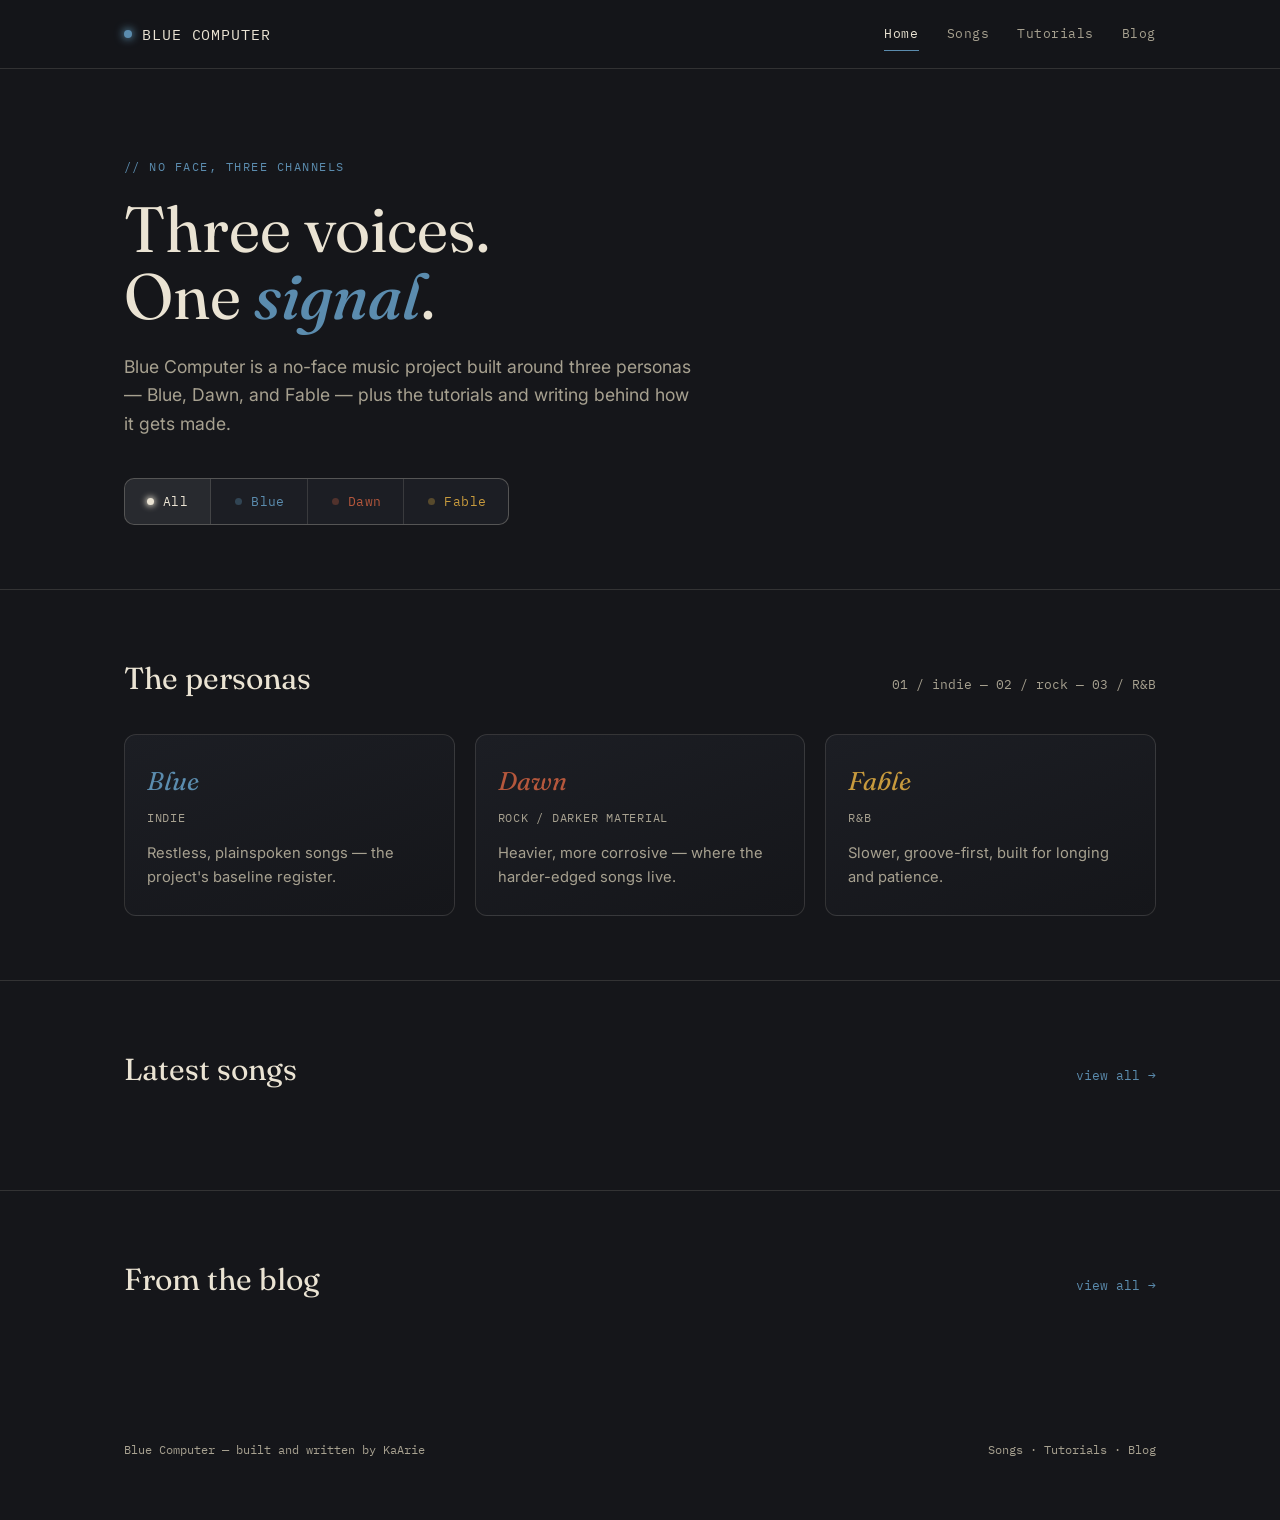
<file: index.html>
<!DOCTYPE html>
<html lang="en">
<head>
<meta charset="UTF-8">
<meta name="viewport" content="width=device-width, initial-scale=1.0">
<title>Blue Computer</title>
<meta name="description" content="Blue Computer — original songs, tutorials, and writing from three no-face personas: Blue, Dawn, and Fable.">
<link rel="stylesheet" href="styles.css">
</head>
<body>

<nav class="site-nav">
  <div class="wrap">
    <a href="index.html" class="brand"><span class="dot"></span>BLUE COMPUTER</a>
    <div class="nav-links">
      <a href="index.html" class="active">Home</a>
      <a href="songs.html">Songs</a>
      <a href="tutorials.html">Tutorials</a>
      <a href="blog.html">Blog</a>
    </div>
  </div>
</nav>

<header class="hero">
  <div class="wrap">
    <p class="eyebrow">// no face, three channels</p>
    <h1 class="display">Three voices.<br>One <em>signal</em>.</h1>
    <p class="lede">Blue Computer is a no-face music project built around three personas — Blue, Dawn, and Fable — plus the tutorials and writing behind how it gets made.</p>
    <div class="persona-select" id="home-persona-select">
      <button class="persona-btn is-active" data-persona="all"><span class="led"></span>All</button>
      <button class="persona-btn" data-persona="blue"><span class="led"></span>Blue</button>
      <button class="persona-btn" data-persona="dawn"><span class="led"></span>Dawn</button>
      <button class="persona-btn" data-persona="fable"><span class="led"></span>Fable</button>
    </div>
  </div>
</header>

<section class="section">
  <div class="wrap">
    <div class="section-head">
      <h2 class="section-title">The personas</h2>
      <span class="section-note">01 / indie — 02 / rock — 03 / R&amp;B</span>
    </div>
    <div class="persona-cards">
      <div class="persona-card" data-persona="blue">
        <p class="name">Blue</p>
        <p class="role">Indie</p>
        <p class="desc">Restless, plainspoken songs — the project's baseline register.</p>
      </div>
      <div class="persona-card" data-persona="dawn">
        <p class="name">Dawn</p>
        <p class="role">Rock / darker material</p>
        <p class="desc">Heavier, more corrosive — where the harder-edged songs live.</p>
      </div>
      <div class="persona-card" data-persona="fable">
        <p class="name">Fable</p>
        <p class="role">R&amp;B</p>
        <p class="desc">Slower, groove-first, built for longing and patience.</p>
      </div>
    </div>
  </div>
</section>

<section class="section">
  <div class="wrap">
    <div class="section-head">
      <h2 class="section-title">Latest songs</h2>
      <span class="section-note"><a href="songs.html" style="color:var(--blue); text-decoration:none;">view all →</a></span>
    </div>
    <div class="grid" id="home-songs-grid"></div>
    <div class="empty-state" style="display:none;">No songs under this persona yet.</div>
  </div>
</section>

<section class="section">
  <div class="wrap">
    <div class="section-head">
      <h2 class="section-title">From the blog</h2>
      <span class="section-note"><a href="blog.html" style="color:var(--blue); text-decoration:none;">view all →</a></span>
    </div>
    <div id="home-posts-list"></div>
  </div>
</section>

<footer class="site-footer">
  <div class="wrap" style="display:flex; justify-content:space-between; width:100%;">
    <span>Blue Computer — built and written by KaArie</span>
    <span>Songs · Tutorials · Blog</span>
  </div>
</footer>

<script src="content.js"></script>
<script>
  function songCard(song) {
    const div = document.createElement("div");
    div.className = "card";
    div.dataset.persona = song.persona;
    div.innerHTML = `
      <span class="card-persona"><span class="led"></span>${song.persona}</span>
      <div class="media-frame">
        <iframe src="https://www.youtube.com/embed/${song.youtubeId}" title="${song.title}" allowfullscreen></iframe>
      </div>
      <h3>${song.title}</h3>
      <p>${song.blurb}</p>
    `;
    return div;
  }

  function postRow(post) {
    const a = document.createElement("a");
    a.className = "post-row";
    a.href = `blog.html#${post.slug}`;
    a.innerHTML = `
      <div>
        <h3>${post.title}</h3>
        <p>${post.excerpt}</p>
      </div>
      <span class="post-meta">${post.date}</span>
    `;
    return a;
  }

  const songsGrid = document.getElementById("home-songs-grid");
  SONGS.slice(0, 3).forEach((s) => songsGrid.appendChild(songCard(s)));

  const postsList = document.getElementById("home-posts-list");
  POSTS.slice(0, 3).forEach((p) => postsList.appendChild(postRow(p)));

  initPersonaFilter(document.getElementById("home-persona-select"), songsGrid);
</script>

</body>
</html>
</file>
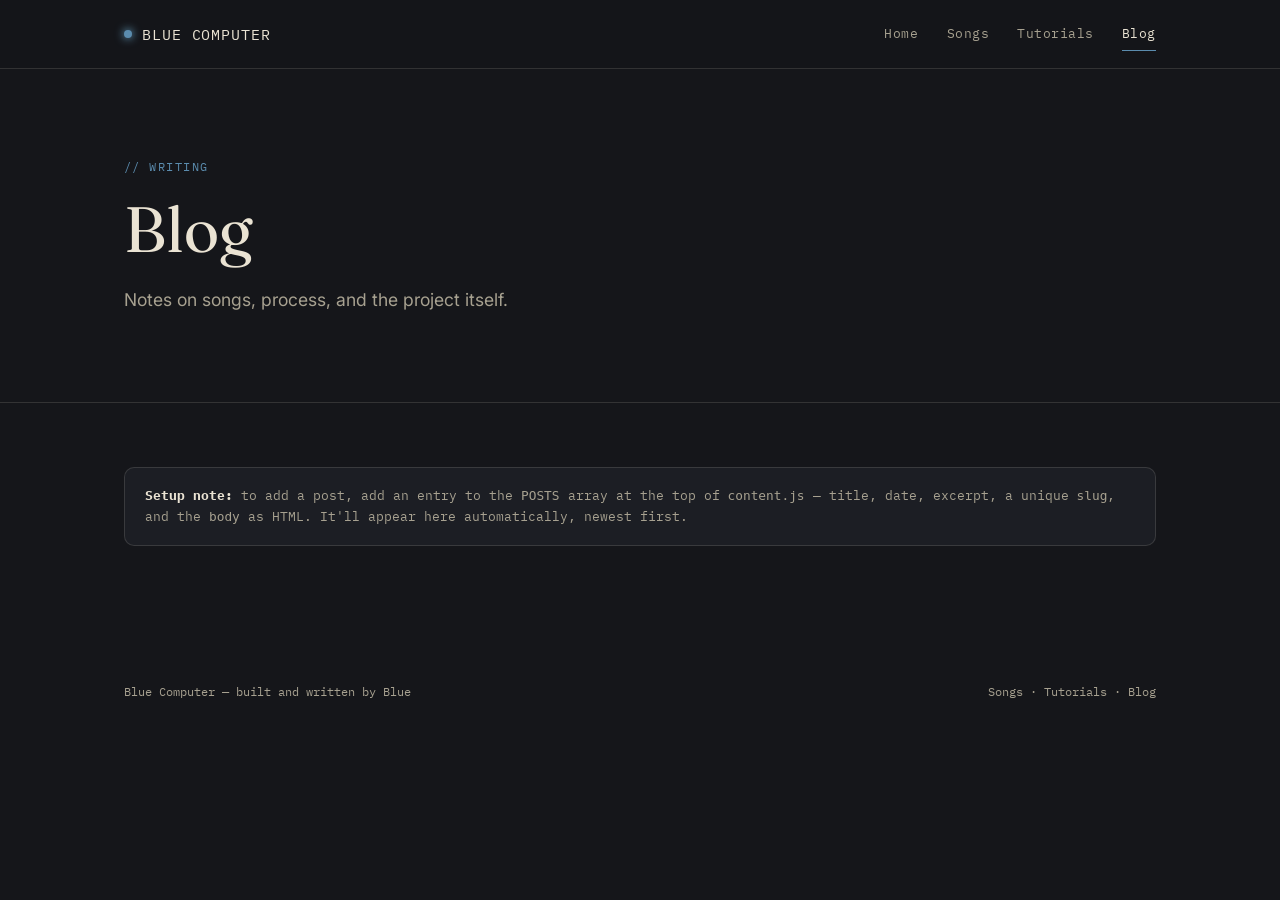
<file: blog.html>
<!DOCTYPE html>
<html lang="en">
<head>
<meta charset="UTF-8">
<meta name="viewport" content="width=device-width, initial-scale=1.0">
<title>Blog — Blue Computer</title>
<link rel="stylesheet" href="styles.css">
</head>
<body>

<nav class="site-nav">
  <div class="wrap">
    <a href="index.html" class="brand"><span class="dot"></span>BLUE COMPUTER</a>
    <div class="nav-links">
      <a href="index.html">Home</a>
      <a href="songs.html">Songs</a>
      <a href="tutorials.html">Tutorials</a>
      <a href="blog.html" class="active">Blog</a>
    </div>
  </div>
</nav>

<header class="hero" style="padding-bottom: 48px;">
  <div class="wrap">
    <p class="eyebrow">// writing</p>
    <h1 class="display">Blog</h1>
    <p class="lede">Notes on songs, process, and the project itself.</p>
  </div>
</header>

<section class="section">
  <div class="wrap">
    <div class="note-box">
      <strong>Setup note:</strong> to add a post, add an entry to the <code>POSTS</code> array at the top of <code>content.js</code> — title, date, excerpt, a unique <code>slug</code>, and the <code>body</code> as HTML. It'll appear here automatically, newest first.
    </div>
    <div id="post-list"></div>
  </div>
</section>

<footer class="site-footer">
  <div class="wrap" style="display:flex; justify-content:space-between; width:100%;">
    <span>Blue Computer — built and written by Blue</span>
    <span>Songs · Tutorials · Blog</span>
  </div>
</footer>

<script src="content.js"></script>
<script>
  function postBlock(post) {
    const article = document.createElement("article");
    article.id = post.slug;
    article.className = "card";
    article.style.marginBottom = "20px";
    article.innerHTML = `
      <span class="tag-line">${post.date}</span>
      <h3 style="margin-top:8px;">${post.title}</h3>
      <p>${post.body}</p>
    `;
    return article;
  }

  const list = document.getElementById("post-list");
  const sorted = [...POSTS].sort((a, b) => new Date(b.date) - new Date(a.date));
  sorted.forEach((p) => list.appendChild(postBlock(p)));
</script>

</body>
</html>
</file>
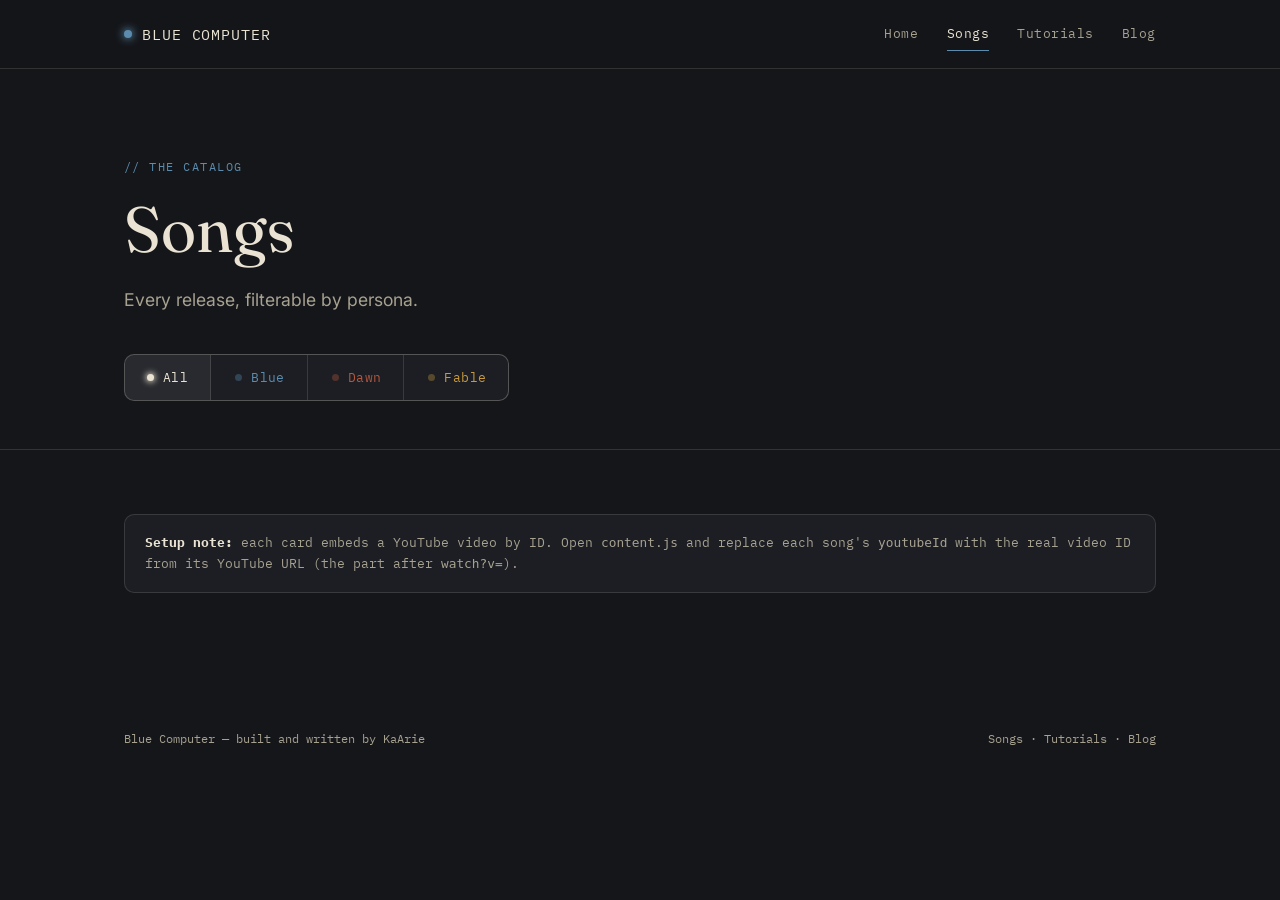
<file: songs.html>
<!DOCTYPE html>
<html lang="en">
<head>
<meta charset="UTF-8">
<meta name="viewport" content="width=device-width, initial-scale=1.0">
<title>Songs — Blue Computer</title>
<link rel="stylesheet" href="styles.css">
</head>
<body>

<nav class="site-nav">
  <div class="wrap">
    <a href="index.html" class="brand"><span class="dot"></span>BLUE COMPUTER</a>
    <div class="nav-links">
      <a href="index.html">Home</a>
      <a href="songs.html" class="active">Songs</a>
      <a href="tutorials.html">Tutorials</a>
      <a href="blog.html">Blog</a>
    </div>
  </div>
</nav>

<header class="hero" style="padding-bottom: 48px;">
  <div class="wrap">
    <p class="eyebrow">// the catalog</p>
    <h1 class="display">Songs</h1>
    <p class="lede">Every release, filterable by persona.</p>
    <div class="persona-select" id="songs-persona-select">
      <button class="persona-btn is-active" data-persona="all"><span class="led"></span>All</button>
      <button class="persona-btn" data-persona="blue"><span class="led"></span>Blue</button>
      <button class="persona-btn" data-persona="dawn"><span class="led"></span>Dawn</button>
      <button class="persona-btn" data-persona="fable"><span class="led"></span>Fable</button>
    </div>
  </div>
</header>

<section class="section">
  <div class="wrap">
    <div class="note-box">
      <strong>Setup note:</strong> each card embeds a YouTube video by ID. Open <code>content.js</code> and replace each song's <code>youtubeId</code> with the real video ID from its YouTube URL (the part after <code>watch?v=</code>).
    </div>
    <div class="grid" id="songs-grid"></div>
    <div class="empty-state" style="display:none;">No songs under this persona yet.</div>
  </div>
</section>

<footer class="site-footer">
  <div class="wrap" style="display:flex; justify-content:space-between; width:100%;">
    <span>Blue Computer — built and written by KaArie</span>
    <span>Songs · Tutorials · Blog</span>
  </div>
</footer>

<script src="content.js"></script>
<script>
  function songCard(song) {
    const div = document.createElement("div");
    div.className = "card";
    div.dataset.persona = song.persona;
    div.innerHTML = `
      <span class="card-persona"><span class="led"></span>${song.persona}</span>
      <div class="media-frame">
        <iframe src="https://www.youtube.com/embed/${song.youtubeId}" title="${song.title}" allowfullscreen></iframe>
      </div>
      <h3>${song.title}</h3>
      <p>${song.blurb}</p>
    `;
    return div;
  }

  const songsGrid = document.getElementById("songs-grid");
  SONGS.forEach((s) => songsGrid.appendChild(songCard(s)));

  initPersonaFilter(document.getElementById("songs-persona-select"), songsGrid);
</script>

</body>
</html>
</file>
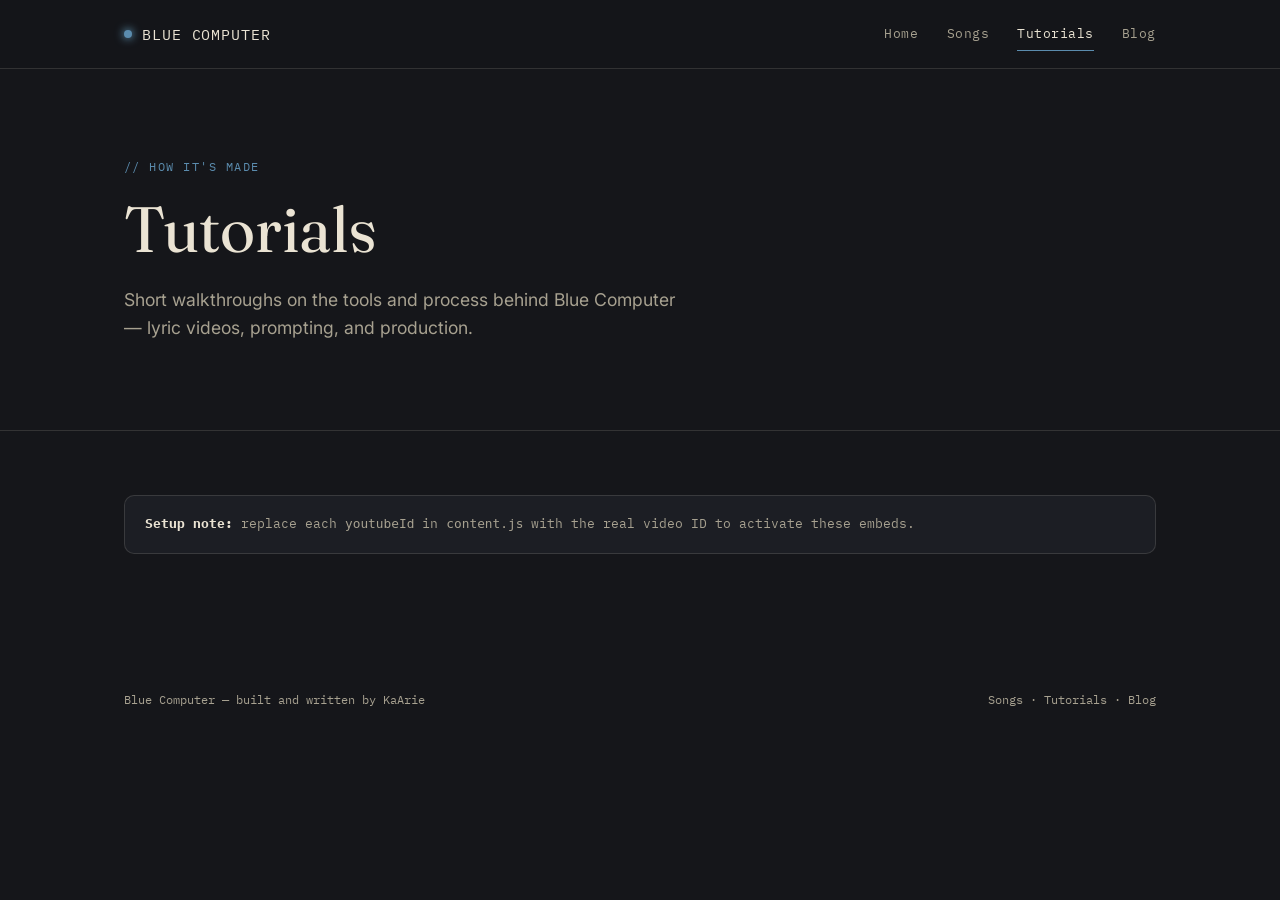
<file: tutorials.html>
<!DOCTYPE html>
<html lang="en">
<head>
<meta charset="UTF-8">
<meta name="viewport" content="width=device-width, initial-scale=1.0">
<title>Tutorials — Blue Computer</title>
<link rel="stylesheet" href="styles.css">
</head>
<body>

<nav class="site-nav">
  <div class="wrap">
    <a href="index.html" class="brand"><span class="dot"></span>BLUE COMPUTER</a>
    <div class="nav-links">
      <a href="index.html">Home</a>
      <a href="songs.html">Songs</a>
      <a href="tutorials.html" class="active">Tutorials</a>
      <a href="blog.html">Blog</a>
    </div>
  </div>
</nav>

<header class="hero" style="padding-bottom: 48px;">
  <div class="wrap">
    <p class="eyebrow">// how it's made</p>
    <h1 class="display">Tutorials</h1>
    <p class="lede">Short walkthroughs on the tools and process behind Blue Computer — lyric videos, prompting, and production.</p>
  </div>
</header>

<section class="section">
  <div class="wrap">
    <div class="note-box">
      <strong>Setup note:</strong> replace each <code>youtubeId</code> in <code>content.js</code> with the real video ID to activate these embeds.
    </div>
    <div class="grid" id="tutorials-grid"></div>
  </div>
</section>

<footer class="site-footer">
  <div class="wrap" style="display:flex; justify-content:space-between; width:100%;">
    <span>Blue Computer — built and written by KaArie</span>
    <span>Songs · Tutorials · Blog</span>
  </div>
</footer>

<script src="content.js"></script>
<script>
  function tutorialCard(t) {
    const div = document.createElement("div");
    div.className = "card";
    div.dataset.persona = "tutorial";
    div.innerHTML = `
      <span class="card-persona"><span class="led"></span>tutorial</span>
      <div class="media-frame">
        <iframe src="https://www.youtube.com/embed/${t.youtubeId}" title="${t.title}" allowfullscreen></iframe>
      </div>
      <h3>${t.title}</h3>
      <p>${t.blurb}</p>
    `;
    return div;
  }

  const grid = document.getElementById("tutorials-grid");
  TUTORIALS.forEach((t) => grid.appendChild(tutorialCard(t)));
</script>

</body>
</html>
</file>
<file: styles.css>
/* ==========================================================================
   BLUE COMPUTER — design tokens
   Ink terminal, not cream & terracotta: a dark, warm-toned "old machine"
   palette with a signal-blue accent that reads as the site's namesake.
   ========================================================================== */

@import url('https://fonts.googleapis.com/css2?family=Fraunces:ital,opsz,wght@0,9..144,400;0,9..144,600;1,9..144,500&family=IBM+Plex+Mono:wght@400;500&family=Inter:wght@400;500&display=swap');

:root {
  --ink:        #15161A;   /* near-black, faint blue cast — the page bg */
  --ink-raised: #1C1E24;   /* card surfaces */
  --paper:      #EAE3D3;   /* warm off-white — primary text */
  --paper-dim:  #A7A190;   /* muted paper — secondary text */
  --blue:       #5B8CAE;   /* Circuit Blue — site accent, "Blue" persona */
  --rust:       #B5573C;   /* "Dawn" persona — rock / darker material */
  --gold:       #C79A3D;   /* "Fable" persona — R&B */
  --moss:       #7C8B5E;   /* tutorials / utility accent */
  --line:       rgba(234, 227, 211, 0.14);
  --line-strong: rgba(234, 227, 211, 0.28);

  --display: 'Fraunces', serif;
  --body:    'Inter', sans-serif;
  --mono:    'IBM Plex Mono', monospace;
}

* { box-sizing: border-box; }

html { scroll-behavior: smooth; }

body {
  margin: 0;
  background: var(--ink);
  color: var(--paper);
  font-family: var(--body);
  line-height: 1.6;
  -webkit-font-smoothing: antialiased;
}

a { color: inherit; }

img { max-width: 100%; display: block; }

.wrap {
  max-width: 1080px;
  margin: 0 auto;
  padding: 0 24px;
}

/* ---------- nav ---------- */

.site-nav {
  border-bottom: 1px solid var(--line);
  position: sticky;
  top: 0;
  background: rgba(21, 22, 26, 0.92);
  backdrop-filter: blur(6px);
  z-index: 10;
}

.site-nav .wrap {
  display: flex;
  align-items: center;
  justify-content: space-between;
  height: 68px;
}

.brand {
  font-family: var(--mono);
  font-size: 0.95rem;
  letter-spacing: 0.06em;
  text-decoration: none;
  color: var(--paper);
  display: flex;
  align-items: center;
  gap: 10px;
}

.brand .dot {
  width: 8px;
  height: 8px;
  border-radius: 50%;
  background: var(--blue);
  box-shadow: 0 0 8px 1px var(--blue);
}

.nav-links {
  display: flex;
  gap: 28px;
  font-family: var(--mono);
  font-size: 0.82rem;
  letter-spacing: 0.04em;
}

.nav-links a {
  text-decoration: none;
  color: var(--paper-dim);
  padding: 6px 0;
  border-bottom: 1px solid transparent;
  transition: color 0.15s ease, border-color 0.15s ease;
}

.nav-links a:hover,
.nav-links a.active {
  color: var(--paper);
  border-color: var(--blue);
}

/* ---------- hero ---------- */

.hero {
  padding: 88px 0 64px;
  border-bottom: 1px solid var(--line);
}

.eyebrow {
  font-family: var(--mono);
  font-size: 0.78rem;
  letter-spacing: 0.12em;
  text-transform: uppercase;
  color: var(--blue);
  margin: 0 0 18px;
}

h1.display {
  font-family: var(--display);
  font-weight: 400;
  font-size: clamp(2.4rem, 5vw, 4rem);
  line-height: 1.05;
  margin: 0 0 24px;
  max-width: 16ch;
}

h1.display em {
  font-style: italic;
  font-weight: 500;
  color: var(--blue);
}

.lede {
  font-size: 1.1rem;
  color: var(--paper-dim);
  max-width: 52ch;
  margin: 0 0 40px;
}

/* ---------- persona selector (signature element) ---------- */

.persona-select {
  display: flex;
  gap: 2px;
  border: 1px solid var(--line-strong);
  border-radius: 10px;
  overflow: hidden;
  width: fit-content;
  background: var(--ink-raised);
}

.persona-btn {
  font-family: var(--mono);
  font-size: 0.82rem;
  letter-spacing: 0.03em;
  background: transparent;
  border: none;
  color: var(--paper-dim);
  padding: 14px 22px;
  cursor: pointer;
  display: flex;
  align-items: center;
  gap: 9px;
  transition: background 0.15s ease, color 0.15s ease;
  border-right: 1px solid var(--line);
}

.persona-btn:last-child { border-right: none; }

.persona-btn .led {
  width: 7px;
  height: 7px;
  border-radius: 50%;
  background: currentColor;
  opacity: 0.35;
  transition: opacity 0.15s ease, box-shadow 0.15s ease;
}

.persona-btn[data-persona="blue"]  { color: var(--blue); }
.persona-btn[data-persona="dawn"]  { color: var(--rust); }
.persona-btn[data-persona="fable"] { color: var(--gold); }
.persona-btn[data-persona="all"]   { color: var(--paper-dim); }

.persona-btn.is-active {
  background: rgba(234, 227, 211, 0.06);
  color: var(--paper);
}

.persona-btn.is-active .led {
  opacity: 1;
  box-shadow: 0 0 6px 1px currentColor;
}

.persona-btn[data-persona="blue"].is-active  { color: var(--blue); }
.persona-btn[data-persona="dawn"].is-active  { color: var(--rust); }
.persona-btn[data-persona="fable"].is-active { color: var(--gold); }

/* ---------- section headers ---------- */

.section {
  padding: 64px 0;
  border-bottom: 1px solid var(--line);
}

.section:last-of-type { border-bottom: none; }

.section-head {
  display: flex;
  align-items: baseline;
  justify-content: space-between;
  margin-bottom: 32px;
  gap: 16px;
  flex-wrap: wrap;
}

h2.section-title {
  font-family: var(--display);
  font-weight: 400;
  font-size: 1.9rem;
  margin: 0;
}

.section-note {
  font-family: var(--mono);
  font-size: 0.8rem;
  color: var(--paper-dim);
}

/* ---------- cards / grid ---------- */

.grid {
  display: grid;
  grid-template-columns: repeat(auto-fill, minmax(280px, 1fr));
  gap: 20px;
}

.card {
  background: var(--ink-raised);
  border: 1px solid var(--line);
  border-radius: 12px;
  padding: 22px;
  transition: border-color 0.15s ease, transform 0.15s ease;
}

.card:hover {
  border-color: var(--line-strong);
  transform: translateY(-2px);
}

.card-persona {
  font-family: var(--mono);
  font-size: 0.72rem;
  letter-spacing: 0.08em;
  text-transform: uppercase;
  display: inline-flex;
  align-items: center;
  gap: 6px;
  margin-bottom: 12px;
}

.card-persona .led {
  width: 6px; height: 6px; border-radius: 50%; background: currentColor;
}

.card[data-persona="blue"]  .card-persona { color: var(--blue); }
.card[data-persona="dawn"]  .card-persona { color: var(--rust); }
.card[data-persona="fable"] .card-persona { color: var(--gold); }
.card[data-persona="tutorial"] .card-persona { color: var(--moss); }

.card h3 {
  font-family: var(--display);
  font-weight: 400;
  font-size: 1.3rem;
  margin: 0 0 8px;
}

.card p {
  color: var(--paper-dim);
  font-size: 0.94rem;
  margin: 0 0 14px;
}

.media-frame {
  position: relative;
  width: 100%;
  padding-top: 56.25%;
  border-radius: 8px;
  overflow: hidden;
  background: #0d0e11;
  margin-bottom: 14px;
  border: 1px solid var(--line);
}

.media-frame iframe {
  position: absolute;
  inset: 0;
  width: 100%;
  height: 100%;
  border: 0;
}

.tag-line {
  font-family: var(--mono);
  font-size: 0.75rem;
  color: var(--paper-dim);
}

/* ---------- personas grid on home ---------- */

.persona-cards {
  display: grid;
  grid-template-columns: repeat(3, 1fr);
  gap: 20px;
}

@media (max-width: 720px) {
  .persona-cards { grid-template-columns: 1fr; }
  .persona-select { flex-direction: column; width: 100%; }
  .persona-btn { border-right: none; border-bottom: 1px solid var(--line); justify-content: flex-start; }
  .nav-links { display: none; }
}

.persona-card {
  border-radius: 12px;
  padding: 26px 22px;
  border: 1px solid var(--line);
  background: linear-gradient(160deg, var(--ink-raised), var(--ink));
}

.persona-card .name {
  font-family: var(--display);
  font-style: italic;
  font-size: 1.6rem;
  margin: 0 0 6px;
}

.persona-card[data-persona="blue"]  .name { color: var(--blue); }
.persona-card[data-persona="dawn"]  .name { color: var(--rust); }
.persona-card[data-persona="fable"] .name { color: var(--gold); }

.persona-card .role {
  font-family: var(--mono);
  font-size: 0.78rem;
  color: var(--paper-dim);
  text-transform: uppercase;
  letter-spacing: 0.06em;
  margin: 0 0 14px;
}

.persona-card p.desc {
  font-size: 0.92rem;
  color: var(--paper-dim);
  margin: 0;
}

/* ---------- blog list ---------- */

.post-row {
  display: flex;
  justify-content: space-between;
  gap: 20px;
  padding: 22px 0;
  border-bottom: 1px solid var(--line);
  text-decoration: none;
  color: inherit;
}

.post-row:last-child { border-bottom: none; }

.post-row .post-meta {
  font-family: var(--mono);
  font-size: 0.76rem;
  color: var(--paper-dim);
  white-space: nowrap;
  padding-top: 4px;
}

.post-row h3 {
  font-family: var(--display);
  font-weight: 400;
  font-size: 1.25rem;
  margin: 0 0 6px;
}

.post-row p {
  color: var(--paper-dim);
  font-size: 0.92rem;
  margin: 0;
  max-width: 60ch;
}

/* ---------- footer ---------- */

.site-footer {
  padding: 40px 0 60px;
  font-family: var(--mono);
  font-size: 0.78rem;
  color: var(--paper-dim);
  display: flex;
  justify-content: space-between;
  flex-wrap: wrap;
  gap: 12px;
}

.site-footer a { color: var(--blue); text-decoration: none; }

/* ---------- empty state ---------- */

.empty-state {
  font-family: var(--mono);
  font-size: 0.85rem;
  color: var(--paper-dim);
  padding: 40px 0;
  border: 1px dashed var(--line-strong);
  border-radius: 10px;
  text-align: center;
}

/* ---------- how-to note box (tutorials/songs pages) ---------- */

.note-box {
  border: 1px solid var(--line);
  border-radius: 10px;
  padding: 18px 20px;
  font-family: var(--mono);
  font-size: 0.8rem;
  color: var(--paper-dim);
  margin-bottom: 32px;
  background: var(--ink-raised);
}

.note-box strong { color: var(--paper); }
</file>
